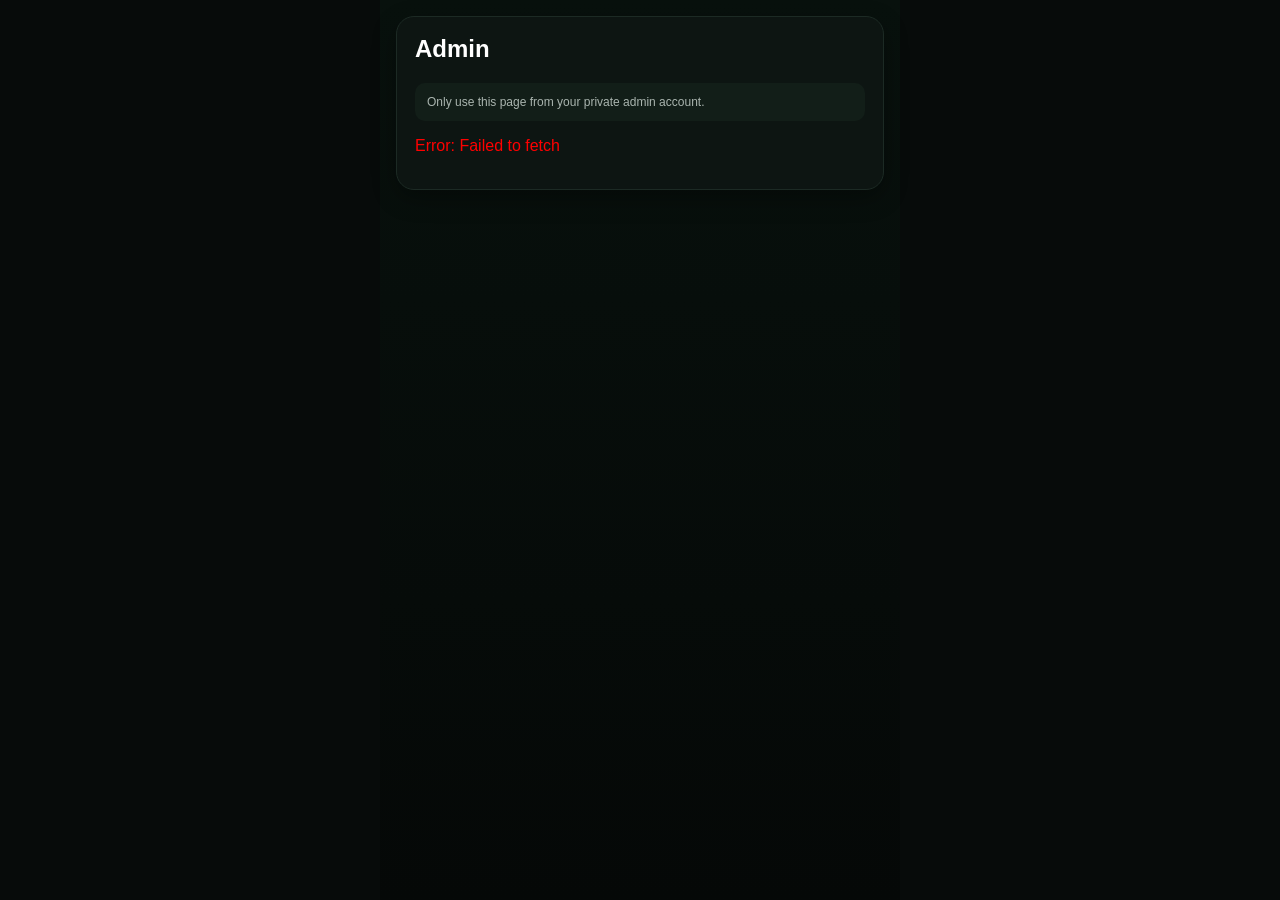
<file: admin.html>
<!doctype html><html><head><meta charset="utf-8"><meta name="viewport" content="width=device-width,initial-scale=1"><title>HashRoom Admin</title><link rel="stylesheet" href="style.css"><script src="https://telegram.org/js/telegram-web-app.js"></script></head><body><main class="container"><div class="panel"><h2>Admin</h2><div class="notice">Only use this page from your private admin account.</div><div id="list">Loading...</div></div></main><script type="module" src="admin.js"></script></body></html>
</file>
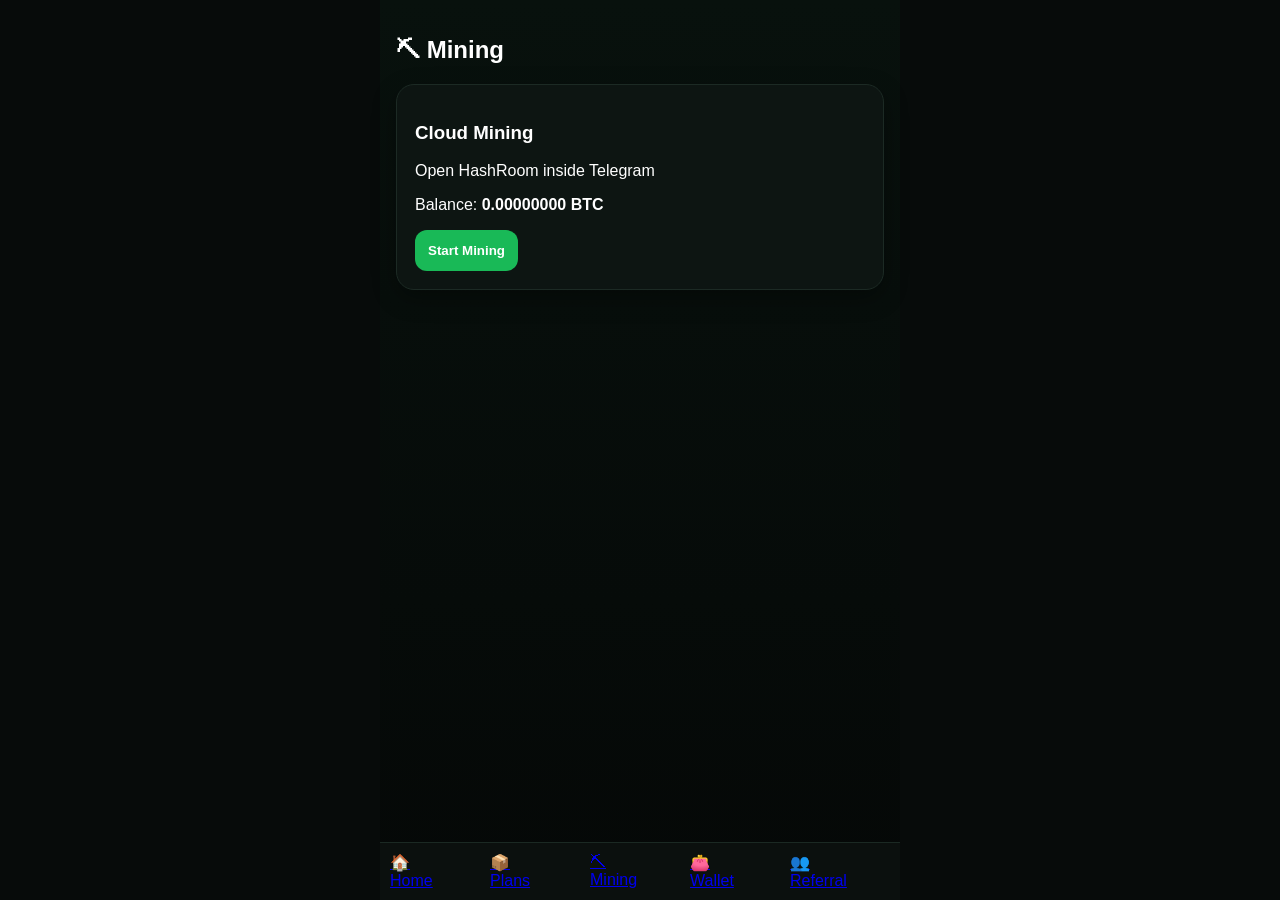
<file: mining.html>
<!DOCTYPE html>
<html lang="en">

<head>
<meta charset="UTF-8">
<meta name="viewport"
content="width=device-width,initial-scale=1.0">

<title>Mining</title>

<link rel="stylesheet" href="style.css">

<script src="https://telegram.org/js/telegram-web-app.js"></script>

</head>

<body>

<div class="container">

<h2>⛏ Mining</h2>

<div class="card">

<h3>Cloud Mining</h3>

<p id="status">Checking...</p>

<p>
Balance:
<strong id="balance">0.00000000 BTC</strong>
</p>

<button id="startBtn">
Start Mining
</button>

</div>

</div>

<nav class="bottom-nav">

<a href="index.html">🏠<br>Home</a>

<a href="plans.html">📦<br>Plans</a>

<a href="mining.html">⛏<br>Mining</a>

<a href="wallet.html">👛<br>Wallet</a>

<a href="referral.html">👥<br>Referral</a>

</nav>

<script type="module">

import { SUPABASE_URL, SUPABASE_KEY } from "./firebase.js";

const tg = window.Telegram?.WebApp;

if (!tg) {
  document.getElementById("status").textContent =
    "Open HashRoom inside Telegram";
  throw new Error("Telegram WebApp not found");
}

tg.ready();
tg.expand();

const user = tg.initDataUnsafe?.user;

const statusEl = document.getElementById("status");
const balanceEl = document.getElementById("balance");
const startBtn = document.getElementById("startBtn");

let timer = null;

async function getUser() {

  const response = await fetch(
    `${SUPABASE_URL}/rest/v1/users?telegram_id=eq.${user.id}&select=*`,
    {
      headers: {
        apikey: SUPABASE_KEY,
        Authorization: `Bearer ${SUPABASE_KEY}`
      }
    }
  );

  if (!response.ok) {
    throw new Error(await response.text());
  }

  const users = await response.json();

  return users[0] || null;
}

async function saveBalance(balance) {

  const response = await fetch(
    `${SUPABASE_URL}/rest/v1/users?telegram_id=eq.${user.id}`,
    {
      method: "PATCH",
      headers: {
        apikey: SUPABASE_KEY,
        Authorization: `Bearer ${SUPABASE_KEY}`,
        "Content-Type": "application/json",
        Prefer: "return=minimal"
      },
      body: JSON.stringify({
        balance: balance
      })
    }
  );

  if (!response.ok) {
    throw new Error(await response.text());
  }
}

async function checkMining() {

  try {

    if (!user?.id) {
      statusEl.textContent =
        "Telegram user not detected.";
      startBtn.disabled = true;
      return;
    }

    statusEl.textContent = "Checking...";

    const data = await getUser();

    if (!data) {

      statusEl.textContent =
        "User not found in database.";

      startBtn.disabled = true;
      return;
    }

    balanceEl.textContent =
      Number(data.balance || 0).toFixed(8) + " BTC";

    if (data.approved === true && data.mining === true) {

      statusEl.textContent =
        "🟢 Mining Active";

      startBtn.textContent =
        "Mining...";

      startBtn.disabled = true;

      startMining(data);

    } else if (data.approved === true) {

      statusEl.textContent =
        "🟡 Approved — Mining inactive";

      startBtn.disabled = false;

    } else {

      statusEl.textContent =
        "🟡 Waiting for admin approval";

      startBtn.disabled = true;
    }

  } catch (error) {

    console.error(error);

    statusEl.textContent =
      "Database error: " + error.message;

    startBtn.disabled = true;
  }
}

function startMining(data) {

  if (timer) return;

  let balance =
    Number(data.balance || 0);

  timer = setInterval(async () => {

    balance += 0.00000001;

    balanceEl.textContent =
      balance.toFixed(8) + " BTC";

    try {
      await saveBalance(balance);
    } catch (error) {
      console.error("Balance update error:", error);
    }

  }, 10000);
}

startBtn.onclick = checkMining;

checkMining();

    </script>

</body>
  </html>
</file>
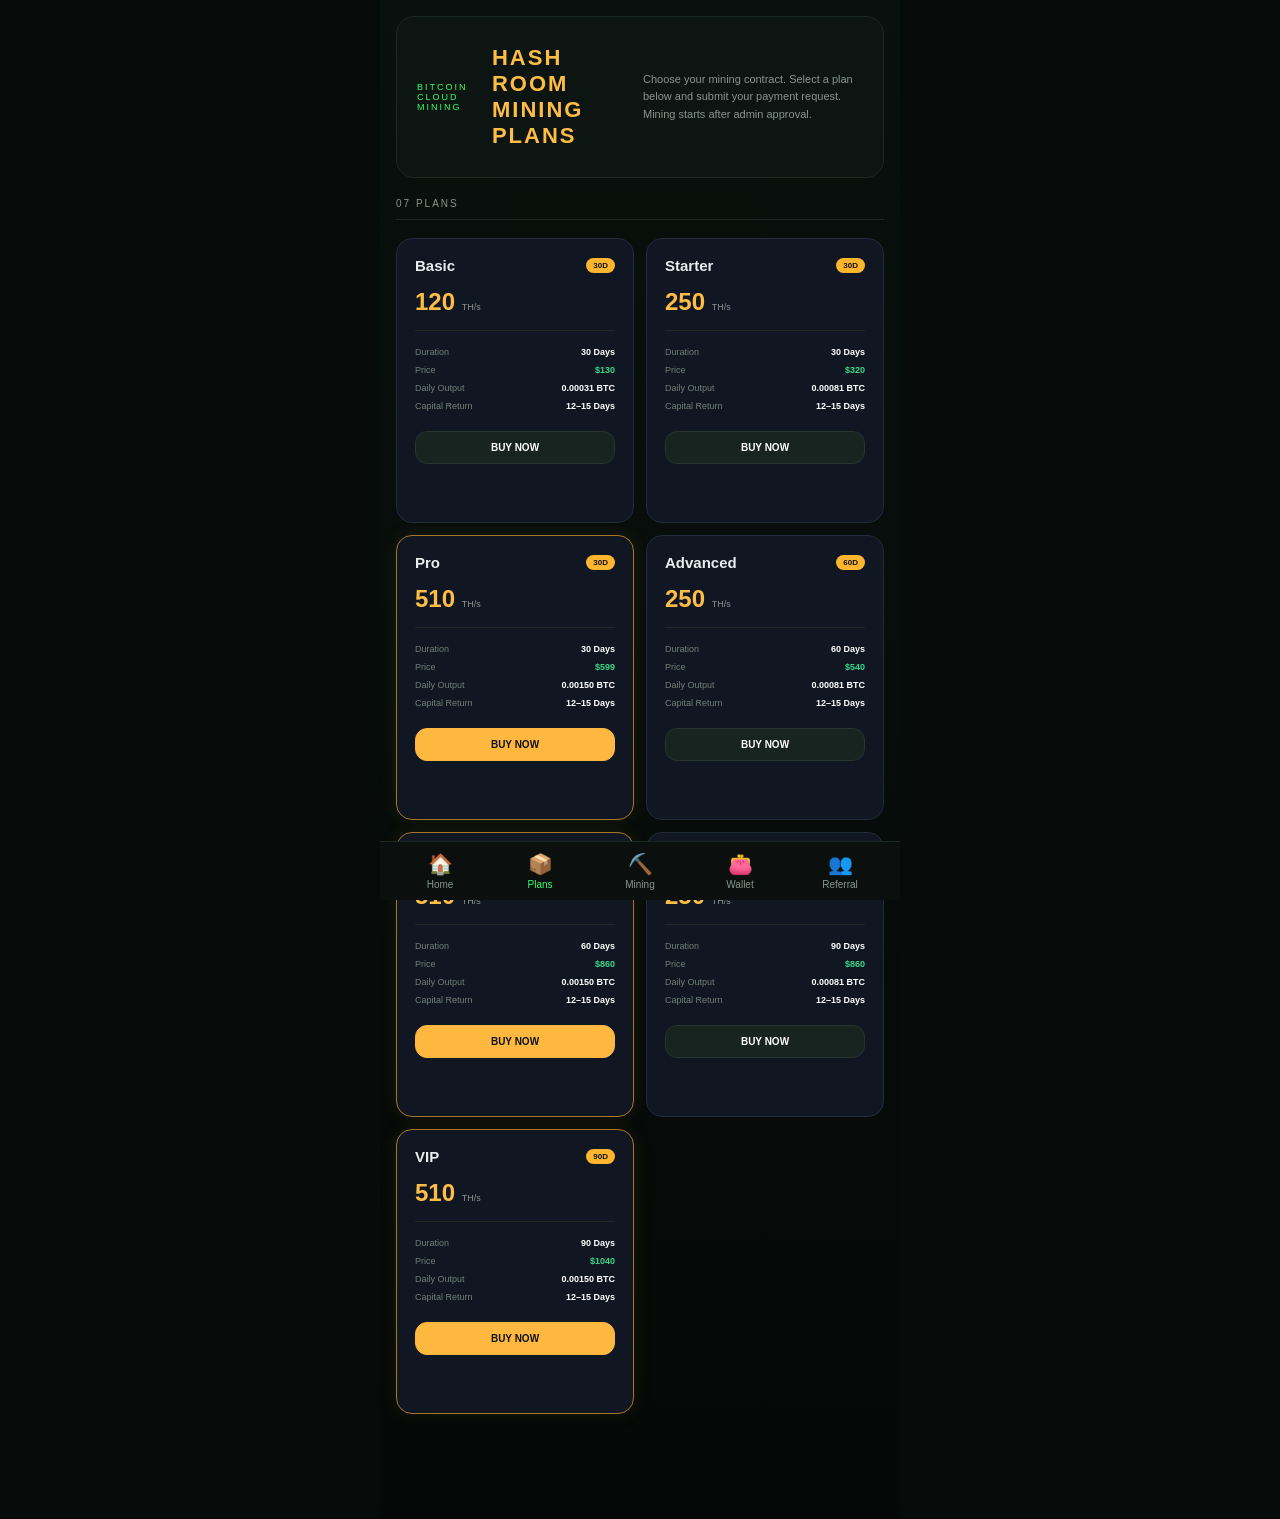
<file: plans.html>
<!DOCTYPE html>
<html lang="en">

<head>
<meta charset="UTF-8">
<meta name="viewport" content="width=device-width,initial-scale=1.0">

<title>HashRoom Plans</title>

<link rel="stylesheet" href="style.css">

<script src="https://telegram.org/js/telegram-web-app.js"></script>

<style>

.plans-header{
  background:#0d1512;
  border:1px solid #1c2a24;
  border-radius:18px;
  padding:20px;
  margin-bottom:18px;
}

.plans-header h1{
  color:#ffbd45;
  font-size:22px;
  margin:8px 0;
}

.plans-header p{
  color:#87958e;
  font-size:11px;
  line-height:1.6;
  margin:0;
}

.eyebrow{
  color:#38ff6b;
  font-size:9px;
  letter-spacing:2px;
}

.plans-title{
  color:#87958e;
  font-size:10px;
  letter-spacing:2px;
  margin:20px 0 10px;
}

.plans-grid{
  display:grid;
  grid-template-columns:repeat(2,1fr);
  gap:12px;
}

.plan-card{
  background:#0d1512;
  border:1px solid #1c2a24;
  border-radius:16px;
  padding:15px;
  margin:0;
}

.plan-card.featured{
  border-color:#a47727;
  box-shadow:0 0 18px #a4772722;
}

.plan-top{
  display:flex;
  justify-content:space-between;
  align-items:center;
}

.plan-top h2{
  margin:0;
  font-size:15px;
}

.plan-top span{
  background:#ffb83f;
  color:#111;
  border-radius:7px;
  padding:3px 6px;
  font-size:8px;
  font-weight:bold;
}

.plan-speed{
  color:#ffbd45;
  font-size:24px;
  font-weight:bold;
  margin:14px 0;
}

.plan-speed small{
  color:#87958e;
  font-size:9px;
  font-weight:normal;
}

.plan-info{
  border-top:1px solid #1c2a24;
  padding-top:8px;
}

.plan-info p{
  display:flex;
  justify-content:space-between;
  gap:5px;
  margin:8px 0;
  font-size:9px;
}

.plan-info p span{
  color:#718078;
}

.plan-info p strong{
  color:#fff;
}

.plan-info .price{
  color:#38ff6b;
}

.plan-buy{
  width:100%;
  margin-top:10px;
  padding:10px !important;
  background:#18241f !important;
  border:1px solid #26352e !important;
  color:#fff !important;
  font-size:10px;
}

.plan-card.featured .plan-buy{
  background:#ffb83f !important;
  border-color:#ffb83f !important;
  color:#111 !important;
}

#msg{
  text-align:center;
  font-size:12px;
  margin:15px 0;
}

@media(max-width:390px){

  .plans-grid{
    grid-template-columns:1fr;
  }

}

  <style>
.hr-modal-overlay {
  position: fixed;
  inset: 0;
  z-index: 99999;
  background: rgba(0,0,0,.82);
  display: flex;
  align-items: center;
  justify-content: center;
  padding: 16px;
}

.hr-payment-box {
  position: relative;
  width: 100%;
  max-width: 480px;
  max-height: 90vh;
  overflow-y: auto;
  background: #0d1512;
  border: 1px solid #2a3b32;
  border-radius: 20px;
  padding: 20px;
  box-shadow: 0 15px 50px #000;
}

.hr-payment-box h2 {
  margin: 0 30px 12px 0;
  color: #ffbd45;
}

.hr-price {
  color: #fff;
}

.hr-price strong {
  color: #38ff6b;
}

.hr-warning {
  background: #201b0d;
  border: 1px solid #5b4820;
  border-radius: 12px;
  padding: 12px;
  margin: 15px 0;
  font-size: 12px;
  line-height: 1.6;
}

.hr-wallet {
  background: #08100c;
  border: 1px solid #26352e;
  border-radius: 12px;
  padding: 12px;
  margin: 12px 0;
}

.hr-wallet-title {
  color: #38ff6b;
  font-weight: bold;
  font-size: 12px;
  margin-bottom: 8px;
}

.hr-address {
  word-break: break-all;
  font-family: monospace;
  font-size: 11px;
  line-height: 1.5;
  color: #fff;
  background: #050907;
  padding: 9px;
  border-radius: 8px;
}

.hr-copy {
  margin-top: 8px;
  width: 100%;
  padding: 9px;
  border: 0;
  border-radius: 9px;
  background: #18241f;
  color: #38ff6b;
  font-weight: bold;
}

.hr-paid {
  width: 100%;
  margin-top: 8px;
  padding: 13px;
  border: 0;
  border-radius: 11px;
  background: #20c45f;
  color: #fff;
  font-weight: bold;
}

.hr-paid:disabled {
  opacity: .6;
}

.hr-close {
  position: absolute;
  right: 15px;
  top: 10px;
  border: 0;
  background: transparent;
  color: #fff;
  font-size: 30px;
}

.hr-note {
  color: #87958e;
  font-size: 11px;
  line-height: 1.6;
}
</style>

</style>

</head>

<body>

<div class="container">

<header class="plans-header">

<div class="eyebrow">
BITCOIN CLOUD MINING
</div>

<h1>
HASH ROOM MINING PLANS
</h1>

<p>
Choose your mining contract. Select a plan below and submit
your payment request. Mining starts after admin approval.
</p>

</header>


<p class="plans-title">
07 PLANS
</p>


<div class="plans-grid">


<!-- BASIC -->

<div class="plan-card">

<div class="plan-top">

<h2>Basic</h2>

<span>30D</span>

</div>

<div class="plan-speed">
120 <small>TH/s</small>
</div>

<div class="plan-info">

<p>
<span>Duration</span>
<strong>30 Days</strong>
</p>

<p>
<span>Price</span>
<strong class="price">$130</strong>
</p>

<p>
<span>Daily Output</span>
<strong>0.00031 BTC</strong>
</p>

<p>
<span>Capital Return</span>
<strong>12–15 Days</strong>
</p>

</div>

<button
class="plan-buy"
data-plan="Basic">
BUY NOW
</button>

</div>


<!-- STARTER -->

<div class="plan-card">

<div class="plan-top">

<h2>Starter</h2>

<span>30D</span>

</div>

<div class="plan-speed">
250 <small>TH/s</small>
</div>

<div class="plan-info">

<p>
<span>Duration</span>
<strong>30 Days</strong>
</p>

<p>
<span>Price</span>
<strong class="price">$320</strong>
</p>

<p>
<span>Daily Output</span>
<strong>0.00081 BTC</strong>
</p>

<p>
<span>Capital Return</span>
<strong>12–15 Days</strong>
</p>

</div>

<button
class="plan-buy"
data-plan="Starter">
BUY NOW
</button>

</div>


<!-- PRO -->

<div class="plan-card featured">

<div class="plan-top">

<h2>Pro</h2>

<span>30D</span>

</div>

<div class="plan-speed">
510 <small>TH/s</small>
</div>

<div class="plan-info">

<p>
<span>Duration</span>
<strong>30 Days</strong>
</p>

<p>
<span>Price</span>
<strong class="price">$599</strong>
</p>

<p>
<span>Daily Output</span>
<strong>0.00150 BTC</strong>
</p>

<p>
<span>Capital Return</span>
<strong>12–15 Days</strong>
</p>

</div>

<button
class="plan-buy"
data-plan="Pro">
BUY NOW
</button>

</div>


<!-- ADVANCED -->

<div class="plan-card">

<div class="plan-top">

<h2>Advanced</h2>

<span>60D</span>

</div>

<div class="plan-speed">
250 <small>TH/s</small>
</div>

<div class="plan-info">

<p>
<span>Duration</span>
<strong>60 Days</strong>
</p>

<p>
<span>Price</span>
<strong class="price">$540</strong>
</p>

<p>
<span>Daily Output</span>
<strong>0.00081 BTC</strong>
</p>

<p>
<span>Capital Return</span>
<strong>12–15 Days</strong>
</p>

</div>

<button
class="plan-buy"
data-plan="Advanced">
BUY NOW
</button>

</div>


<!-- PREMIUM -->

<div class="plan-card featured">

<div class="plan-top">

<h2>Premium</h2>

<span>60D</span>

</div>

<div class="plan-speed">
510 <small>TH/s</small>
</div>

<div class="plan-info">

<p>
<span>Duration</span>
<strong>60 Days</strong>
</p>

<p>
<span>Price</span>
<strong class="price">$860</strong>
</p>

<p>
<span>Daily Output</span>
<strong>0.00150 BTC</strong>
</p>

<p>
<span>Capital Return</span>
<strong>12–15 Days</strong>
</p>

</div>

<button
class="plan-buy"
data-plan="Premium">
BUY NOW
</button>

</div>


<!-- ELITE -->

<div class="plan-card">

<div class="plan-top">

<h2>Elite</h2>

<span>90D</span>

</div>

<div class="plan-speed">
250 <small>TH/s</small>
</div>

<div class="plan-info">

<p>
<span>Duration</span>
<strong>90 Days</strong>
</p>

<p>
<span>Price</span>
<strong class="price">$860</strong>
</p>

<p>
<span>Daily Output</span>
<strong>0.00081 BTC</strong>
</p>

<p>
<span>Capital Return</span>
<strong>12–15 Days</strong>
</p>

</div>

<button
class="plan-buy"
data-plan="Elite">
BUY NOW
</button>

</div>


<!-- VIP -->

<div class="plan-card featured">

<div class="plan-top">

<h2>VIP</h2>

<span>90D</span>

</div>

<div class="plan-speed">
510 <small>TH/s</small>
</div>

<div class="plan-info">

<p>
<span>Duration</span>
<strong>90 Days</strong>
</p>

<p>
<span>Price</span>
<strong class="price">$1040</strong>
</p>

<p>
<span>Daily Output</span>
<strong>0.00150 BTC</strong>
</p>

<p>
<span>Capital Return</span>
<strong>12–15 Days</strong>
</p>

</div>

<button
class="plan-buy"
data-plan="VIP">
BUY NOW
</button>

</div>

</div>


<p id="msg"></p>


<nav class="bottom-nav">

<a href="index.html" class="nav-item">

<span>🏠</span>
<small>Home</small>

</a>

<a href="plans.html" class="nav-item active">

<span>📦</span>
<small>Plans</small>

</a>

<a href="mining.html" class="nav-item">

<span>⛏️</span>
<small>Mining</small>

</a>

<a href="wallet.html" class="nav-item">

<span>👛</span>
<small>Wallet</small>

</a>

<a href="referral.html" class="nav-item">

<span>👥</span>
<small>Referral</small>

</a>

</nav>


<script type="module" src="plans.js?v=3"></script>

</div>

</body>

  </html>
</file>
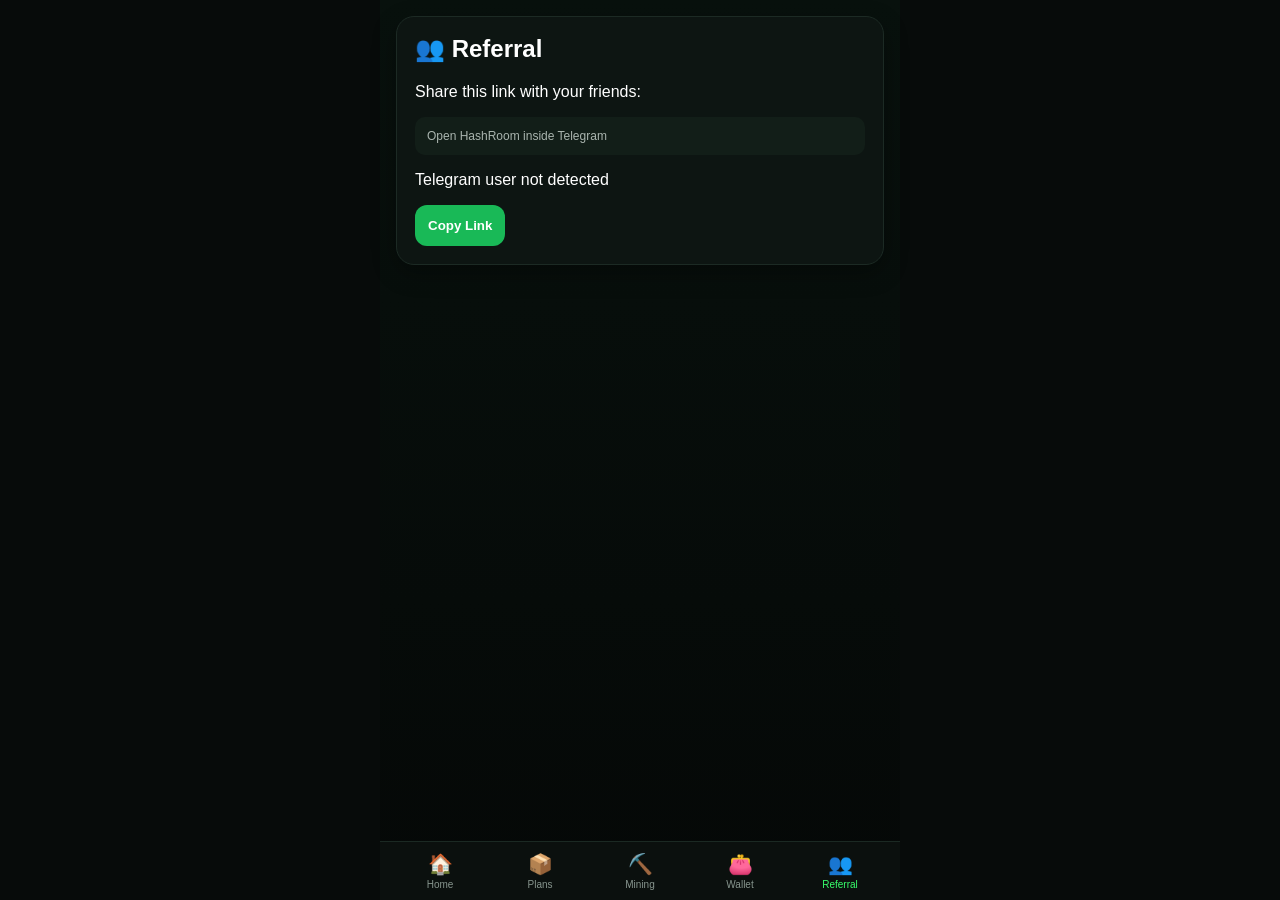
<file: referral.html>
<!doctype html><html><head><meta charset="utf-8"><meta name="viewport" content="width=device-width,initial-scale=1"><title>Referral</title><link rel="stylesheet" href="style.css"><script src="https://telegram.org/js/telegram-web-app.js"></script></head><body><main class="container"><div class="panel"><h2>👥 Referral</h2><p>Share this link with your friends:</p><div class="notice" id="link">Loading...</div><p id="count">Referrals: 0</p><button id="copy">Copy Link</button></div><nav class="bottom-nav"><a href="index.html" class="nav-item">🏠<small>Home</small></a><a href="plans.html" class="nav-item">📦<small>Plans</small></a><a href="mining.html" class="nav-item">⛏️<small>Mining</small></a><a href="wallet.html" class="nav-item">👛<small>Wallet</small></a><a href="referral.html" class="nav-item active">👥<small>Referral</small></a></nav></main><script type="module" src="referral.js"></script></body></html>
</file>
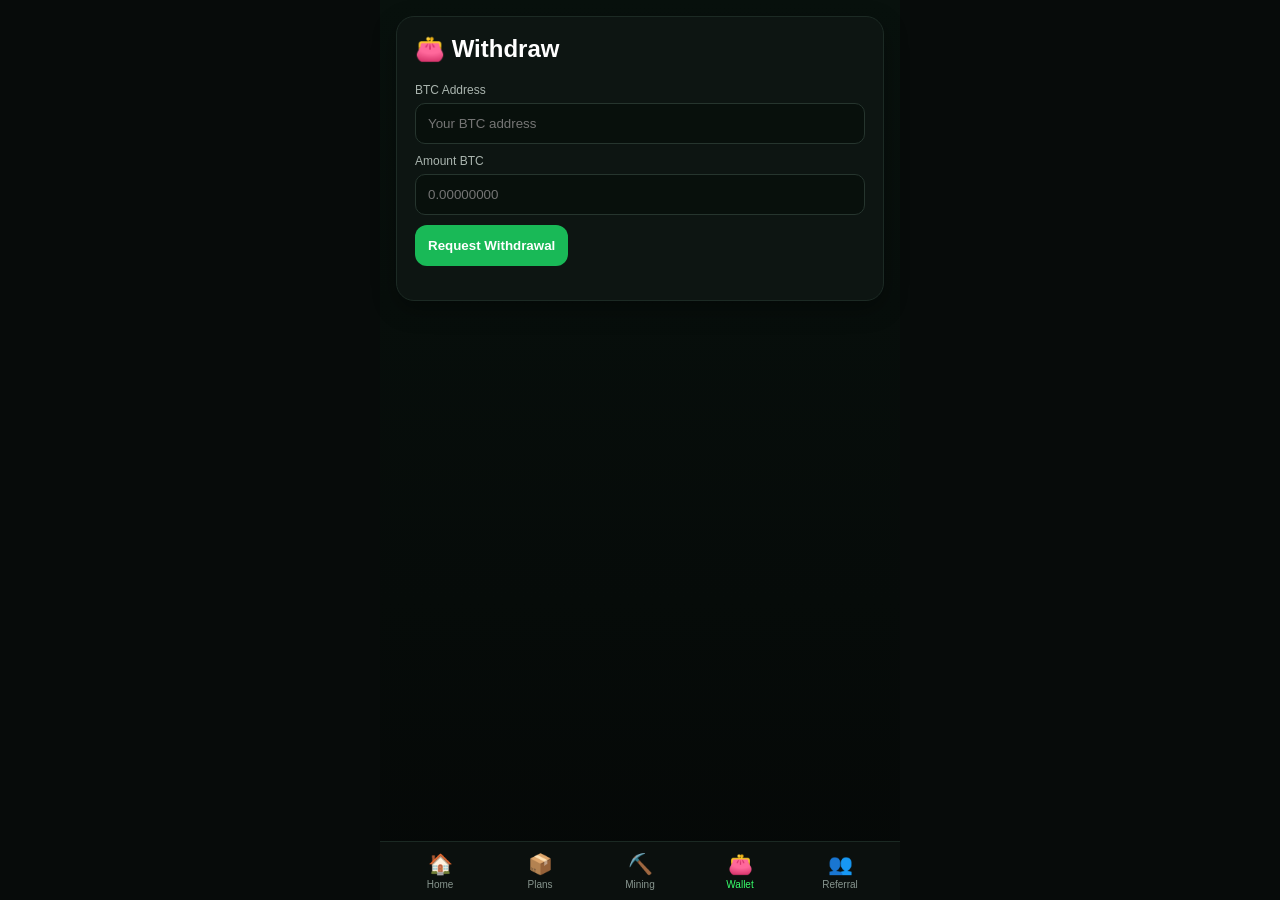
<file: wallet.html>
<!doctype html><html><head><meta charset="utf-8"><meta name="viewport" content="width=device-width,initial-scale=1"><title>Wallet</title><link rel="stylesheet" href="style.css"><script src="https://telegram.org/js/telegram-web-app.js"></script></head><body><main class="container"><div class="panel"><h2>👛 Withdraw</h2><div class="field"><label>BTC Address</label><input id="address" placeholder="Your BTC address"></div><div class="field"><label>Amount BTC</label><input id="amount" type="number" step="0.00000001" placeholder="0.00000000"></div><button id="withdraw">Request Withdrawal</button><p id="msg"></p></div><nav class="bottom-nav"><a href="index.html" class="nav-item">🏠<small>Home</small></a><a href="plans.html" class="nav-item">📦<small>Plans</small></a><a href="mining.html" class="nav-item">⛏️<small>Mining</small></a><a href="wallet.html" class="nav-item active">👛<small>Wallet</small></a><a href="referral.html" class="nav-item">👥<small>Referral</small></a></nav></main><script type="module" src="wallet.js"></script></body></html>
</file>
<file: style.css>
*{box-sizing:border-box}body{margin:0;background:#070b0a;color:#fff;font-family:Arial,sans-serif}.container{max-width:520px;margin:auto;min-height:100vh;padding:16px 16px 90px;background:linear-gradient(#08110d,#050807)}.header{display:flex;justify-content:space-between;align-items:center;margin-bottom:18px}.brand{display:flex;align-items:center;gap:10px}.logo{width:46px;height:46px;border-radius:12px}.brand h2{margin:0;font-size:20px}.brand p{margin:4px 0 0;color:#9aa7a1;font-size:12px}.user-box{text-align:right;font-size:12px}.card,.stats>div,.miner-card,.panel{background:#0d1512;border:1px solid #1c2a24;border-radius:18px;padding:18px;margin-bottom:14px;box-shadow:0 8px 25px #0005}.top-card h2{font-size:14px;color:#9aa7a1;margin:0 0 10px}.top-card h1{font-size:27px;margin:0}.top-card p{color:#38ff6b;margin:8px 0 0}.actions{display:flex;gap:10px;margin-top:18px}.actions button,button{flex:1;border:0;border-radius:12px;padding:13px;background:#19b957;color:#fff;font-weight:700;cursor:pointer}.actions button:last-child{background:#18241f}.stats{display:grid;grid-template-columns:repeat(3,1fr);gap:10px}.stats>div{padding:13px;text-align:center;margin:0}.stats h3{font-size:13px;margin:0 0 6px}.stats p{font-size:10px;color:#87958e;margin:0}.miner-card{text-align:center}.miner-card img{max-width:100%;height:auto}.miner-card button{margin-top:10px;background:#20c45f}.miner-card button:disabled{background:#33423b;color:#aab5af}.bottom-nav{position:fixed;bottom:0;left:50%;transform:translateX(-50%);width:min(520px,100%);display:grid;grid-template-columns:repeat(5,1fr);background:#0b100e;border-top:1px solid #1b2923;padding:10px}.nav-item{text-decoration:none;color:#87958e;text-align:center;font-size:20px}.nav-item small{display:block;font-size:10px;margin-top:3px}.nav-item.active{color:#38ff6b}.panel h2{margin-top:0}.field{margin:10px 0}.field label{display:block;font-size:12px;color:#aab5af;margin-bottom:6px}.field input,.field select{width:100%;padding:12px;border-radius:10px;border:1px solid #26352e;background:#08100c;color:#fff}.notice{padding:12px;border-radius:10px;background:#121e18;color:#aab5af;font-size:12px;margin-bottom:12px}.row{display:flex;gap:10px}.row>*{flex:1}.item{padding:12px;border-bottom:1px solid #1d2a24;font-size:13px}.ok{color:#38ff6b}.bad{color:#ff6b6b}

/* =========================
   HASH ROOM PLANS
========================= */

.plans-page {
  max-width: 900px;
}

.plans-header {
  display: flex;
  justify-content: space-between;
  align-items: center;
  gap: 20px;
  padding: 28px;
  margin-bottom: 30px;
  border-radius: 18px;
  background: linear-gradient(135deg, #0d151b, #10151d);
  border: 1px solid #202b35;
}

.eyebrow {
  color: #38ff9a;
  font-size: 9px;
  letter-spacing: 3px;
}

.plans-header h1 {
  text-align: left;
  color: #ffbd45;
  margin: 10px 0;
  font-size: 28px;
  letter-spacing: 2px;
}

.plans-header p {
  color: #87938e;
  font-size: 12px;
  max-width: 550px;
}

.network-box {
  min-width: 150px;
  padding: 18px;
  border-radius: 14px;
  background: #111923;
  border: 1px solid #29343e;
  text-align: center;
}

.network-box small {
  display: block;
  color: #7c858d;
  font-size: 8px;
  letter-spacing: 2px;
  margin-bottom: 8px;
}

.network-box strong {
  color: #42ff9b;
  font-size: 14px;
}

.plans-title {
  color: #737c78;
  font-size: 9px;
  letter-spacing: 3px;
  border-bottom: 1px solid #1c2823;
  padding-bottom: 10px;
}

.plans-grid {
  display: grid;
  grid-template-columns: repeat(3, 1fr);
  gap: 14px;
  margin-top: 18px;
}

.plans-grid .plan-card {
  margin: 0;
  min-height: 285px;
  background: #101722;
  border: 1px solid #202c39;
  border-radius: 16px;
  padding: 18px;
  text-align: left;
  box-shadow: none;
}

.plan-card .plan-top {
  display: flex;
  justify-content: space-between;
  align-items: center;
}

.plan-card .plan-top h2 {
  color: #e9edf0;
  margin: 0;
  font-size: 15px;
}

.plan-card .plan-top span {
  background: #ffb52e;
  color: #111;
  border-radius: 8px;
  padding: 3px 7px;
  font-size: 8px;
  font-weight: bold;
}

.plan-card > h3 {
  color: #ffbf4d;
  font-size: 25px;
  margin: 16px 0;
}

.plan-card > h3 small {
  color: #7e878f;
  font-size: 10px;
  font-weight: normal;
}

.plan-info {
  margin: 0;
}

.plan-info p {
  display: flex;
  justify-content: space-between;
  margin: 9px 0;
  font-size: 10px;
}

.plan-info p span {
  color: #737e87;
}

.plan-info p strong {
  color: #d8dee2;
}

.plan-info p:nth-child(2) strong {
  color: #38d889;
}

.plan-card button {
  width: 100%;
  margin-top: 12px;
  background: transparent;
  border: 1px solid #27333d;
  color: #aab3ba;
  font-size: 10px;
}

.plan-card.featured {
  border-color: #8a6928;
  box-shadow: 0 0 22px rgba(255, 181, 45, .12);
}

.plan-card.featured button {
  background: linear-gradient(90deg, #ffbd43, #ff9d25);
  color: #111;
  border: none;
}

.plan-card.basic {
  border-left: 2px solid #95a5a6;
}

.plan-card.starter {
  border-left: 2px solid #2ecc71;
}

.plan-card.pro {
  border-left: 2px solid #9b59b6;
}

.plan-card.advanced {
  border-left: 2px solid #3498db;
}

.plan-card.premium {
  border-left: 2px solid #e74c3c;
}

.plan-card.elite {
  border-left: 2px solid #f1c40f;
}

.plan-card.vip {
  border-left: 2px solid #ffb300;
}

.risk-notice {
  margin-top: 35px;
  padding: 18px;
  border-radius: 16px;
  background: #101722;
  border: 1px solid #202c39;
}

.risk-notice strong {
  color: #ff7777;
  font-size: 9px;
  letter-spacing: 2px;
}

.risk-notice p {
  color: #68737c;
  font-size: 9px;
  line-height: 1.6;
  margin-top: 8px;
}

@media (max-width: 700px) {

  .plans-header {
    flex-direction: column;
    align-items: stretch;
  }

  .plans-header h1 {
    font-size: 24px;
  }

  .network-box {
    width: 100%;
  }

  .plans-grid {
    grid-template-columns: repeat(2, 1fr);
  }

}

@media (max-width: 430px) {

  .plans-grid {
    grid-template-columns: 1fr;
  }

  }
</file>
